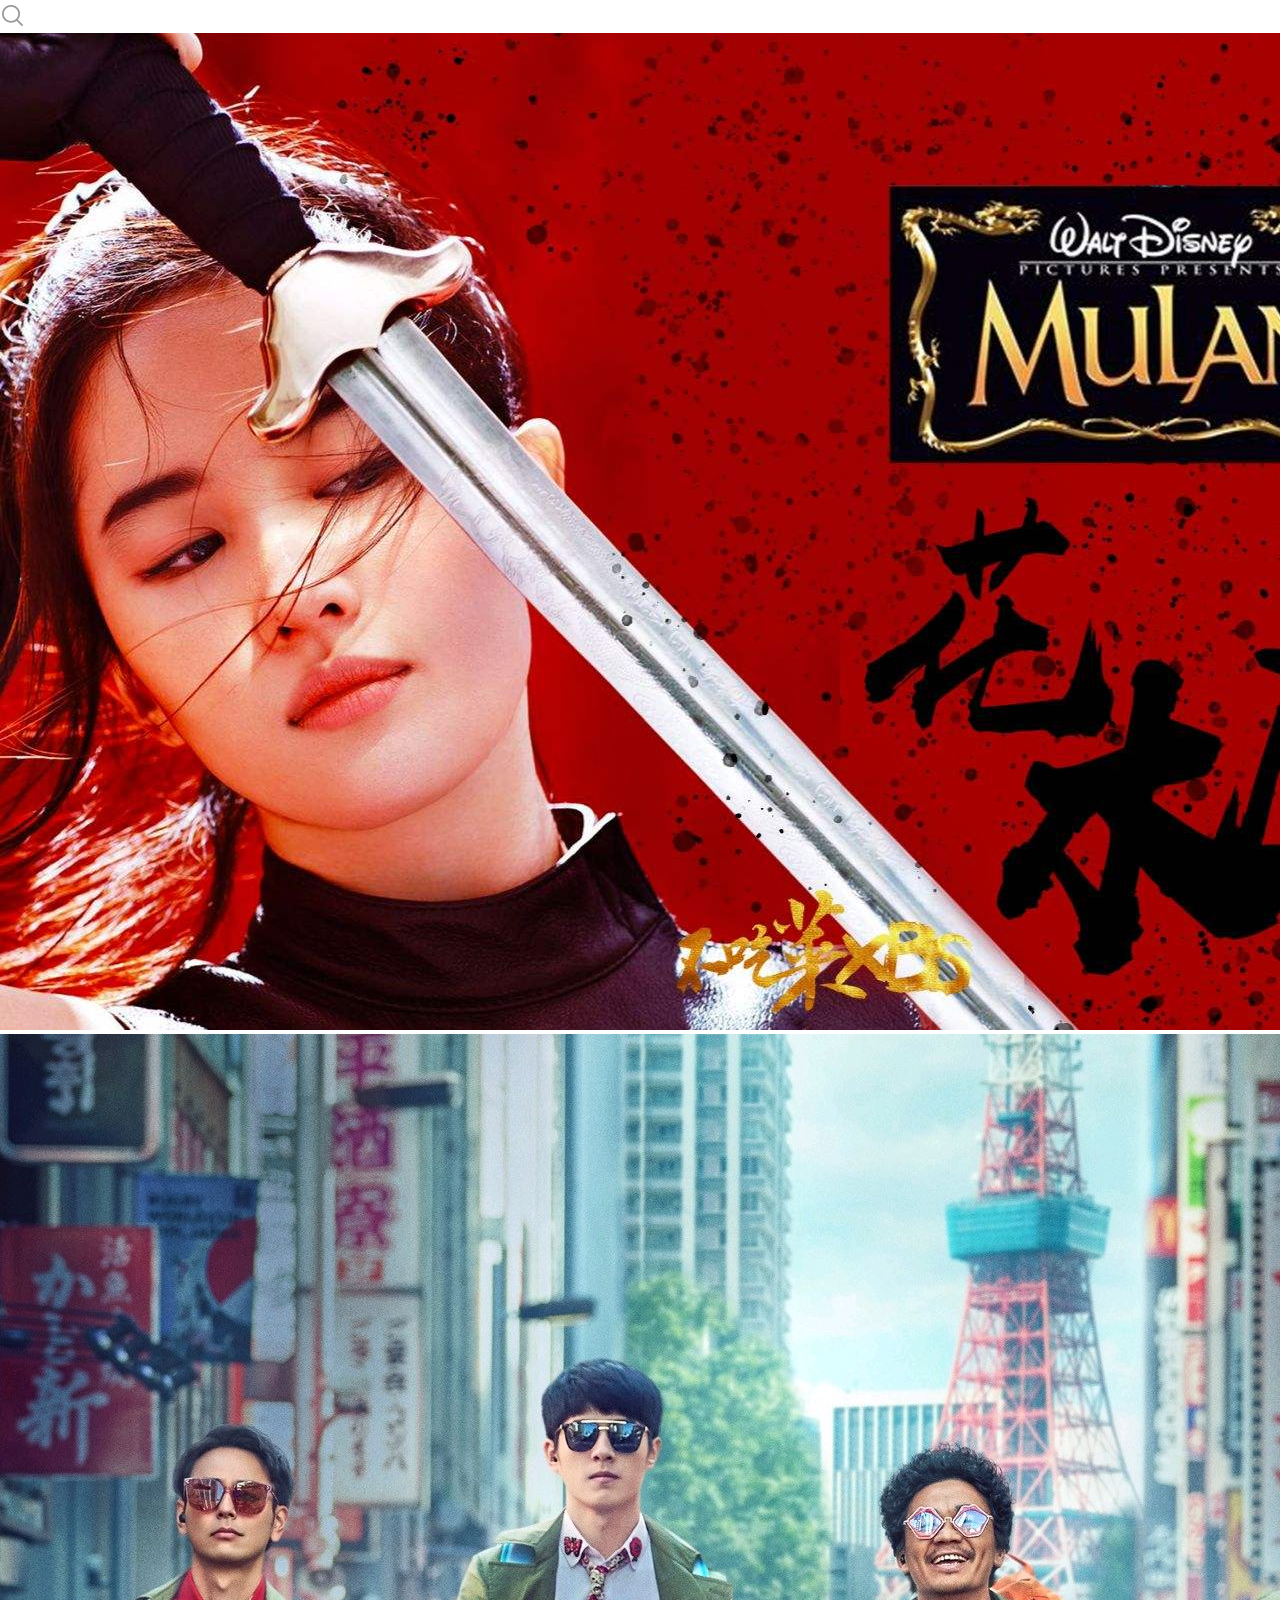
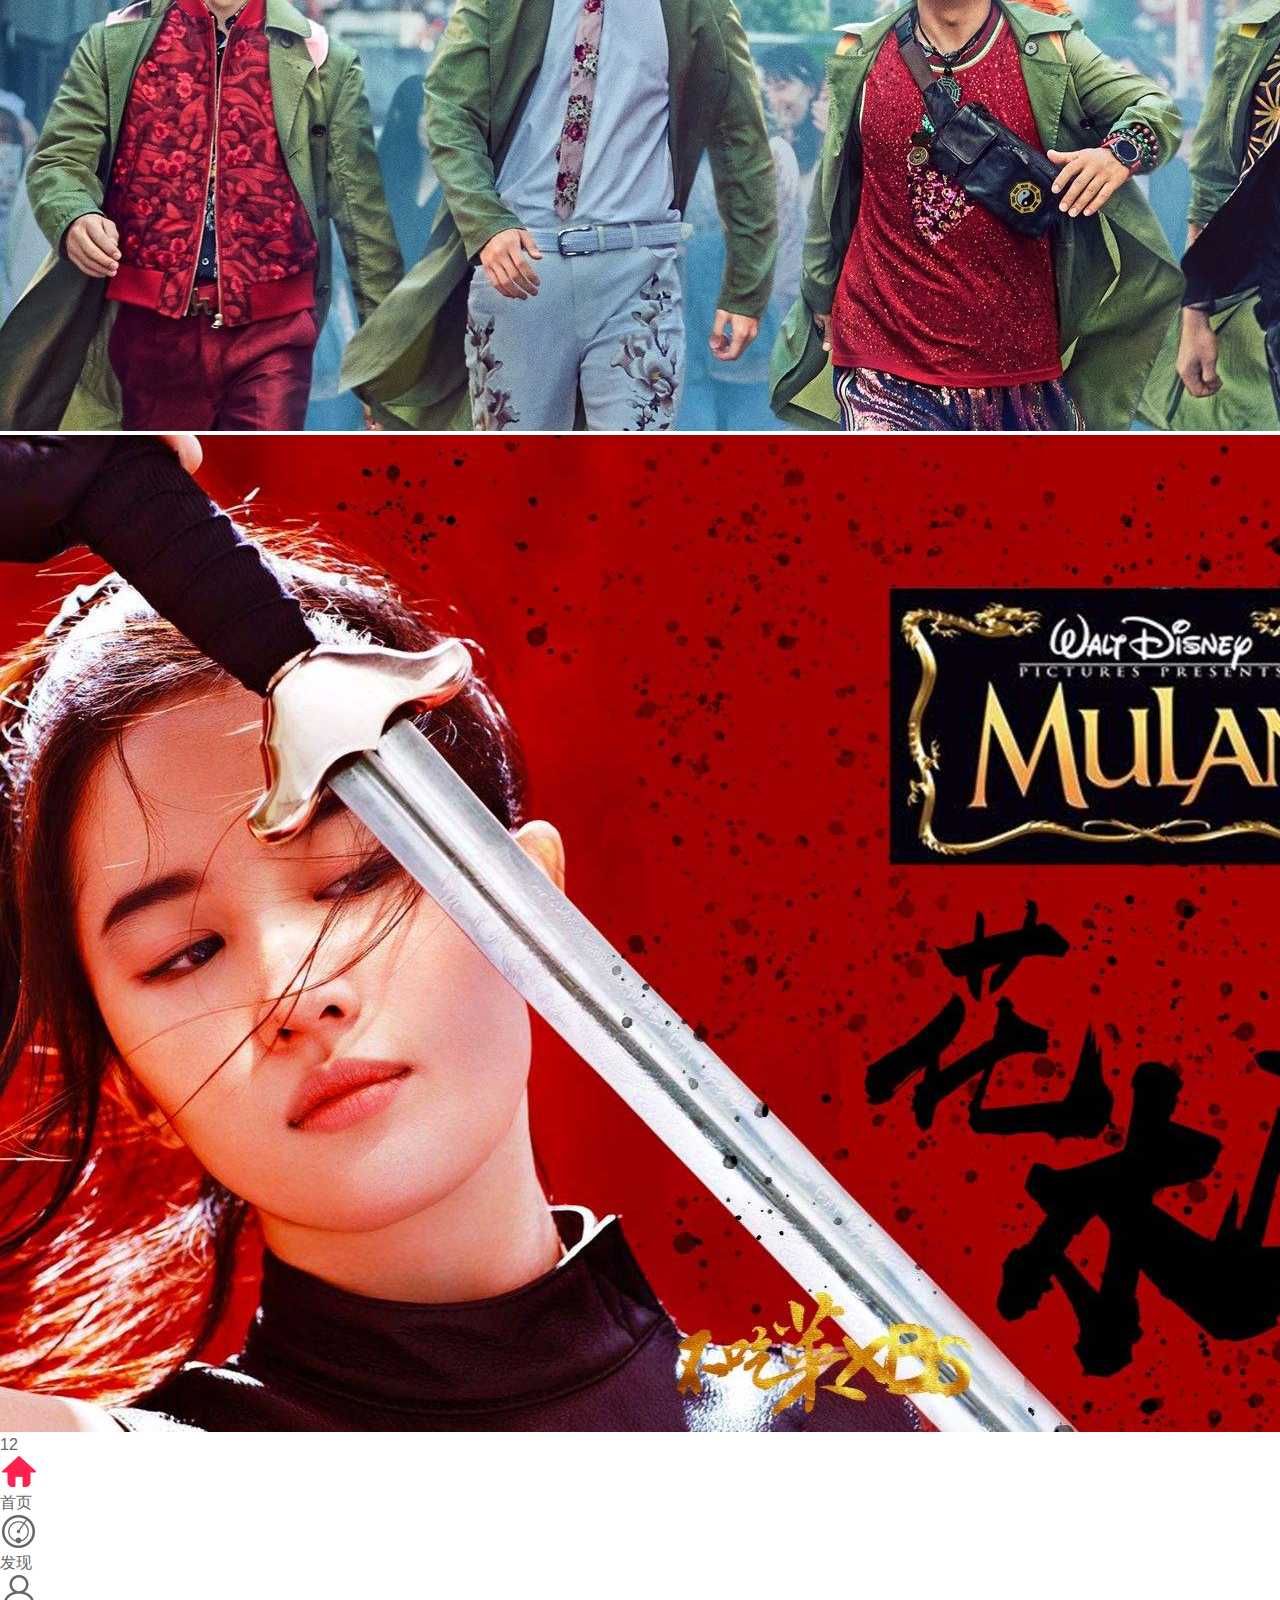
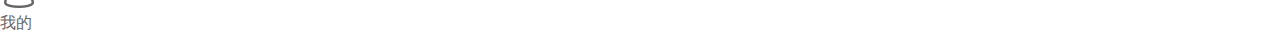
<file: Recommend/src/main/webapp/91movie/index.html>
﻿<!doctype html>
<html>
<head>
<meta charset="utf-8">
<meta name="viewport" content="width=device-width, initial-scale=1.0, maximum-scale=1.0, minimum-scale=1.0, user-scalable=0">
<meta name="renderer" content="webkit"/>
<meta name="force-rendering" content="webkit"/>
<script>/*@cc_on window.location.href="http://support.dmeng.net/upgrade-your-browser.html?referrer="+encodeURIComponent(window.location.href); @*/</script>
<title></title>
<link type="text/css" rel="stylesheet" href="css/style.css" />
<script src="js/jquery-1.8.1.min.js"></script>
<script type="text/javascript" src="js/banner.js"></script>
</head>

<body>
<div class="topssbox1">
<div class="topss">
  <a href="seacher.html">
  <div class="topssbox">
    <img src="images/s.png" />
  </div>
  </a>
</div>
</div>
<div class="banner">
  <div id="fade_focus">
    <div class="loading"></div>
    <ul>
       <li><img src="images/huamulan.png"/></li>
       <li><img src="images/tangrenjie.png"/></li>
    </ul>
  </div>
</div>

<div class="fbox"></div>
<div class="footbox">
  <div class="footer">
    <ul>
      <li class="on" style="width:33%">
        <a href="index.html">
          <img src="images/f1.png" />
          <p>首页</p>
        </a>
      </li>
      <li style="width:33%">
        <a href="find.html">
          <img src="images/f02.png" />
          <p>发现</p>
        </a>
      </li>
      <li style="width:33%">
        <a href="my.html">
          <img src="images/f04.png" />
          <p>我的</p>
        </a>
      </li>
    </ul>
  </div>
</div>
</body>
</html>
</file>
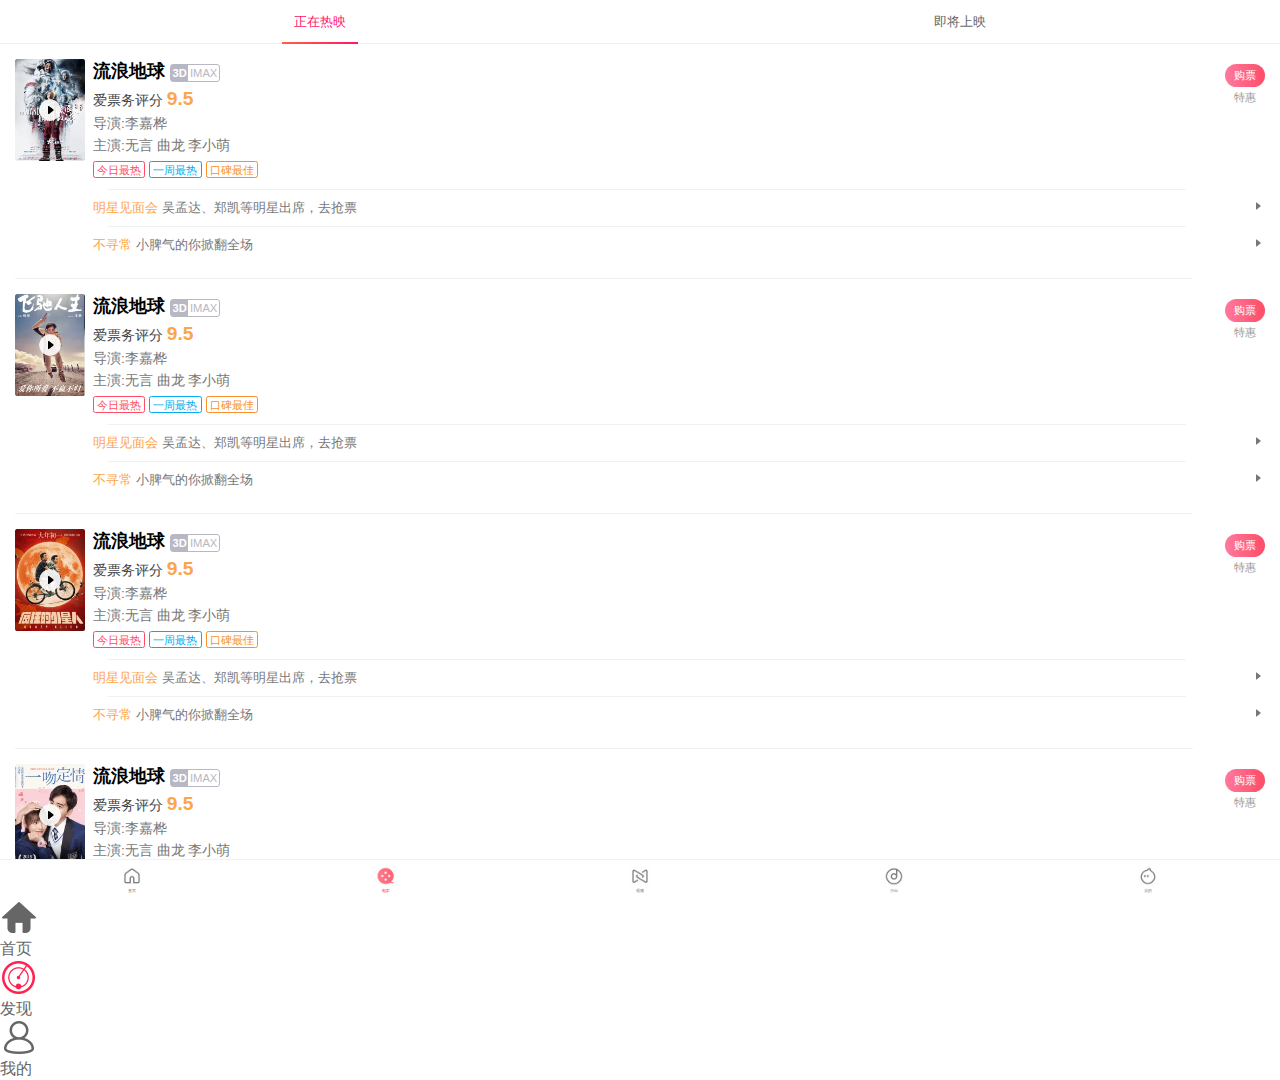
<file: Recommend/src/main/webapp/91movie/find.html>
﻿<!doctype html>
<html>
<head>
<meta charset="utf-8">
<meta name="viewport" content="width=device-width, initial-scale=1.0, maximum-scale=1.0, minimum-scale=1.0, user-scalable=0">
<meta name="renderer" content="webkit"/>
<meta name="force-rendering" content="webkit"/>
<script>/*@cc_on window.location.href="http://support.dmeng.net/upgrade-your-browser.html?referrer="+encodeURIComponent(window.location.href); @*/</script>
<title></title>
<link type="text/css" rel="stylesheet" href="css/style.css" />
<script src="js/jquery-1.8.1.min.js"></script>
<script type="text/javascript" src="js/banner.js"></script>
<script type="text/javascript" src="js/tab.js"></script>
</head>

<body>


    <section class="aui-flexView" data-ydui-tab>
        <header class="aui-navBar aui-navBar-fixed">
            <ul class="tab-nav b-line">
                <li class="tab-nav-item tab-active">
                    <a href="javascript:;">
                        <span>正在热映</span>
                    </a>
                </li>
                <li class="tab-nav-item">
                    <a href="javascript:;">
                        <span>即将上映</span>
                    </a>
                </li>
            </ul>
        </header>
        <section class="aui-scrollView">
            <div class="tab-panel">
                <div class="tab-panel-item tab-active">
                    <a href="" type="" about="" class="aui-flex b-line">
                        <div class="aui-film-img">
                            <img src="images/film-ad-001.jpg" alt="">
                        </div>
                        <div class="aui-flex-box">
                            <h1>流浪地球 <em><i>3D</i>IMAX</em></h1>
                            <h2>爱票务评分 <em>9.5</em></h2>
                            <h3>导演:李嘉桦</h3>
                            <h3>主演:无言 曲龙 李小萌</h3>
                            <span class="b-line">
                                <em>今日最热</em>
                                <em>一周最热</em>
                                <em>口碑最佳</em>
                            </span>
                            <h4 class="b-line"><em>明星见面会</em> 吴孟达、郑凯等明星出席，去抢票</h4>
                            <h4><em>不寻常</em> 小脾气的你掀翻全场</h4>
                        </div>
                        <div class="aui-film-button">
                            <button>购票</button>
                            <p>特惠</p>
                        </div>
                    </a>
                    <a href="" type="" about="" class="aui-flex b-line">
                        <div class="aui-film-img">
                            <img src="images/film-ad-002.jpg" alt="">
                        </div>
                        <div class="aui-flex-box">
                            <h1>流浪地球 <em><i>3D</i>IMAX</em></h1>
                            <h2>爱票务评分 <em>9.5</em></h2>
                            <h3>导演:李嘉桦</h3>
                            <h3>主演:无言 曲龙 李小萌</h3>
                            <span class="b-line">
                                <em>今日最热</em>
                                <em>一周最热</em>
                                <em>口碑最佳</em>
                            </span>
                            <h4 class="b-line"><em>明星见面会</em> 吴孟达、郑凯等明星出席，去抢票</h4>
                            <h4><em>不寻常</em> 小脾气的你掀翻全场</h4>
                        </div>
                        <div class="aui-film-button">
                            <button>购票</button>
                            <p>特惠</p>
                        </div>
                    </a>
                    <a href="" type="" about="" class="aui-flex b-line">
                        <div class="aui-film-img">
                            <img src="images/film-ad-003.jpg" alt="">
                        </div>
                        <div class="aui-flex-box">
                            <h1>流浪地球 <em><i>3D</i>IMAX</em></h1>
                            <h2>爱票务评分 <em>9.5</em></h2>
                            <h3>导演:李嘉桦</h3>
                            <h3>主演:无言 曲龙 李小萌</h3>
                            <span class="b-line">
                                <em>今日最热</em>
                                <em>一周最热</em>
                                <em>口碑最佳</em>
                            </span>
                            <h4 class="b-line"><em>明星见面会</em> 吴孟达、郑凯等明星出席，去抢票</h4>
                            <h4><em>不寻常</em> 小脾气的你掀翻全场</h4>
                        </div>
                        <div class="aui-film-button">
                            <button>购票</button>
                            <p>特惠</p>
                        </div>
                    </a>
                    <a href="" type="" about="" class="aui-flex b-line">
                        <div class="aui-film-img">
                            <img src="images/film-ad-004.jpg" alt="">
                        </div>
                        <div class="aui-flex-box">
                            <h1>流浪地球 <em><i>3D</i>IMAX</em></h1>
                            <h2>爱票务评分 <em>9.5</em></h2>
                            <h3>导演:李嘉桦</h3>
                            <h3>主演:无言 曲龙 李小萌</h3>
                            <span class="b-line">
                                <em>今日最热</em>
                                <em>一周最热</em>
                                <em>口碑最佳</em>
                            </span>
                            <h4 class="b-line"><em>明星见面会</em> 吴孟达、郑凯等明星出席，去抢票</h4>
                            <h4><em>不寻常</em> 小脾气的你掀翻全场</h4>
                        </div>
                        <div class="aui-film-button">
                            <button>购票</button>
                            <p>特惠</p>
                        </div>
                    </a>
                </div>
                <div class="tab-panel-item">
                    <a href="" type="" about="" class="aui-flex b-line">
                        <div class="aui-film-img">
                            <img src="images/film-ad-002.jpg" alt="">
                        </div>
                        <div class="aui-flex-box">
                            <h1>流浪地球 <em><i>3D</i>IMAX</em></h1>
                            <h2>爱票务评分 <em>9.5</em></h2>
                            <h3>导演:李嘉桦</h3>
                            <h3>主演:无言 曲龙 李小萌</h3>
                            <span class="b-line">
                                <em>今日最热</em>
                                <em>一周最热</em>
                                <em>口碑最佳</em>
                            </span>
                            <h4 class="b-line"><em>明星见面会</em> 吴孟达、郑凯等明星出席，去抢票</h4>
                            <h4><em>不寻常</em> 小脾气的你掀翻全场</h4>
                        </div>
                        <div class="aui-film-button">
                            <button>购票</button>
                            <p>特惠</p>
                        </div>
                    </a>
                    <a href="" type="" about="" class="aui-flex b-line">
                        <div class="aui-film-img">
                            <img src="images/film-ad-003.jpg" alt="">
                        </div>
                        <div class="aui-flex-box">
                            <h1>流浪地球 <em><i>3D</i>IMAX</em></h1>
                            <h2>爱票务评分 <em>9.5</em></h2>
                            <h3>导演:李嘉桦</h3>
                            <h3>主演:无言 曲龙 李小萌</h3>
                            <span class="b-line">
                                <em>今日最热</em>
                                <em>一周最热</em>
                                <em>口碑最佳</em>
                            </span>
                            <h4 class="b-line"><em>明星见面会</em> 吴孟达、郑凯等明星出席，去抢票</h4>
                            <h4><em>不寻常</em> 小脾气的你掀翻全场</h4>
                        </div>
                        <div class="aui-film-button">
                            <button>购票</button>
                            <p>特惠</p>
                        </div>
                    </a>
                    <a href="" type="" about="" class="aui-flex b-line">
                        <div class="aui-film-img">
                            <img src="images/film-ad-004.jpg" alt="">
                        </div>
                        <div class="aui-flex-box">
                            <h1>流浪地球 <em><i>3D</i>IMAX</em></h1>
                            <h2>爱票务评分 <em>9.5</em></h2>
                            <h3>导演:李嘉桦</h3>
                            <h3>主演:无言 曲龙 李小萌</h3>
                            <span class="b-line">
                                <em>今日最热</em>
                                <em>一周最热</em>
                                <em>口碑最佳</em>
                            </span>
                            <h4 class="b-line"><em>明星见面会</em> 吴孟达、郑凯等明星出席，去抢票</h4>
                            <h4><em>不寻常</em> 小脾气的你掀翻全场</h4>
                        </div>
                        <div class="aui-film-button">
                            <button>购票</button>
                            <p>特惠</p>
                        </div>
                    </a>
                    <a href="" type="" about="" class="aui-flex b-line">
                        <div class="aui-film-img">
                            <img src="images/film-ad-001.jpg" alt="">
                        </div>
                        <div class="aui-flex-box">
                            <h1>流浪地球 <em><i>3D</i>IMAX</em></h1>
                            <h2>爱票务评分 <em>9.5</em></h2>
                            <h3>导演:李嘉桦</h3>
                            <h3>主演:无言 曲龙 李小萌</h3>
                            <span class="b-line">
                                <em>今日最热</em>
                                <em>一周最热</em>
                                <em>口碑最佳</em>
                            </span>
                            <h4 class="b-line"><em>明星见面会</em> 吴孟达、郑凯等明星出席，去抢票</h4>
                            <h4><em>不寻常</em> 小脾气的你掀翻全场</h4>
                        </div>
                        <div class="aui-film-button">
                            <button>购票</button>
                            <p>特惠</p>
                        </div>
                    </a>
                </div>
            </div>
            <div style="height:55px;"></div>
        </section>
        <footer class="aui-footer aui-footer-fixed">
            <a href="javascript:;" class="aui-tabBar-item ">
                <span class="aui-tabBar-item-icon">
                    <i class="icon icon-loan"></i>
                </span>
                <span class="aui-tabBar-item-text">首页</span>
            </a>
            <a href="javascript:;" class="aui-tabBar-item aui-tabBar-item-active">
                <span class="aui-tabBar-item-icon">
                    <i class="icon icon-credit"></i>
                </span>
                <span class="aui-tabBar-item-text">电影</span>
            </a>
            <a href="javascript:;" class="aui-tabBar-item ">
                <span class="aui-tabBar-item-icon">
                    <i class="icon icon-ions"></i>
                </span>
                <span class="aui-tabBar-item-text">视频</span>
            </a>
            <a href="javascript:;" class="aui-tabBar-item ">
                <span class="aui-tabBar-item-icon">
                    <i class="icon icon-tack"></i>
                </span>
                <span class="aui-tabBar-item-text">演出</span>
            </a>
            <a href="javascript:;" class="aui-tabBar-item ">
                <span class="aui-tabBar-item-icon">
                    <i class="icon icon-mine"></i>
                </span>
                <span class="aui-tabBar-item-text">我的</span>
            </a>
        </footer>
    </section>

<div class="fbox"></div>
<div class="footbox">
  <div class="footer">
    <ul>
      <li style="width:33%">
        <a href="index.html">
          <img src="images/f01.png" />
          <p>首页</p>
        </a>
      </li>
      <li  class="on" style="width:33%">
        <a href="find.html">
          <img src="images/f2.png" />
          <p>发现</p>
        </a>
      </li>
      <li style="width:33%">
        <a href="my.html">
          <img src="images/f04.png" />
          <p>我的</p>
        </a>
      </li>
    </ul>
  </div>
</div>
</body>
</html>
</file>
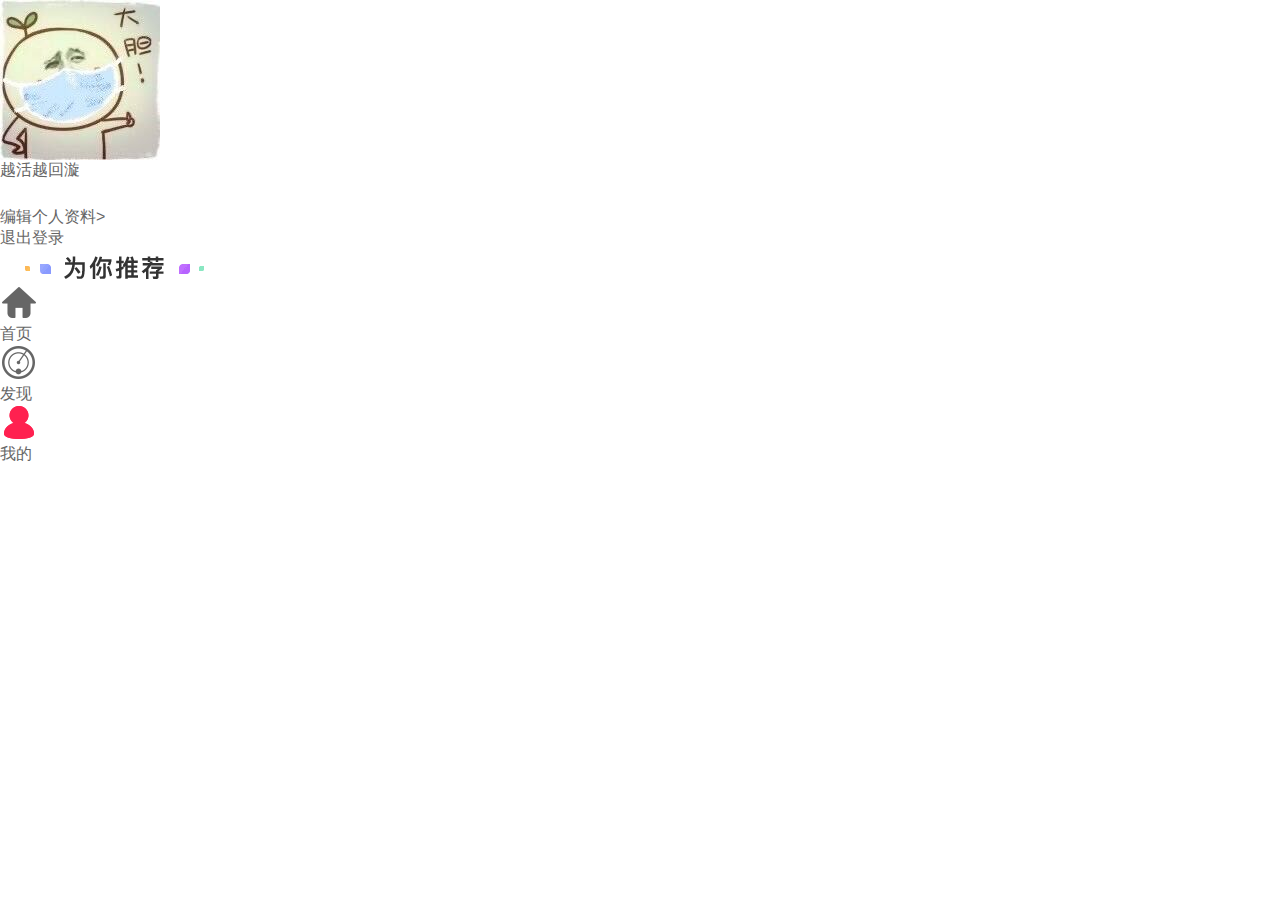
<file: Recommend/src/main/webapp/91movie/my.html>
<!DOCTYPE html PUBLIC "-//W3C//DTD XHTML 1.0 Transitional//EN" "http://www.w3.org/TR/xhtml1/DTD/xhtml1-transitional.dtd">
<html xmlns="http://www.w3.org/1999/xhtml">
<head>
<meta http-equiv="Content-Type" content="text/html; charset=utf-8" />
<meta name="viewport" content="width=device-width, initial-scale=1.0, maximum-scale=1.0, minimum-scale=1.0, user-scalable=0">
<meta name="renderer" content="webkit"/>
<meta name="force-rendering" content="webkit"/>
<script>/*@cc_on window.location.href="http://support.dmeng.net/upgrade-your-browser.html?referrer="+encodeURIComponent(window.location.href); @*/</script>
<title></title>
<link type="text/css" rel="stylesheet" href="css/style.css" />
</head>

<body>
<div class="m0myheader">
  <div class="conbox">
    <div class="conboxL">
      <img src="images/tx.jpg" class="tt"/>
      <div class="btR">
        <p class="p1">越活越回漩</p>
        <div class="v1">
          <img src="images/mmm.png" />
          <p>编辑个人资料></p>
        </div>
      </div>
    </div>
    <div class="conboxR">
       <a href="shezhi.html">退出登录</a>
    </div>
    <div class="clear"></div>
  </div>
  <div class="conbox2">
    <ul>
    </ul>
  </div>
</div>
<div class="clear"></div>
<div class="kbox"></div><div class="kbox"></div>
<div class="clear"></div>


<div class="kbox"></div><div class="kbox"></div>
<div class="clear"></div>
<div class="mypart4">
  <img src="images/my15.png" />
</div>
<div class="likebox my">
  <ul>
   
  </ul>
</div>
<div class="clear"></div>
<div class="fbox"></div>
<div class="footbox">
  <div class="footer">
    <ul>
      <li style="width:33%">
        <a href="index.html">
          <img src="images/f01.png" />
          <p>首页</p>
        </a>
      </li>
      <li style="width:33%">
        <a href="find.html">
          <img src="images/f02.png" />
          <p>发现</p>
        </a>
      <li style="width:33%">
      <li class="on">
        <a href="my.html">
          <img src="images/f4.png" />
          <p>我的</p>
        </a>
      </li>
    </ul>
  </div>
</div>
</body>
</html>
</file>
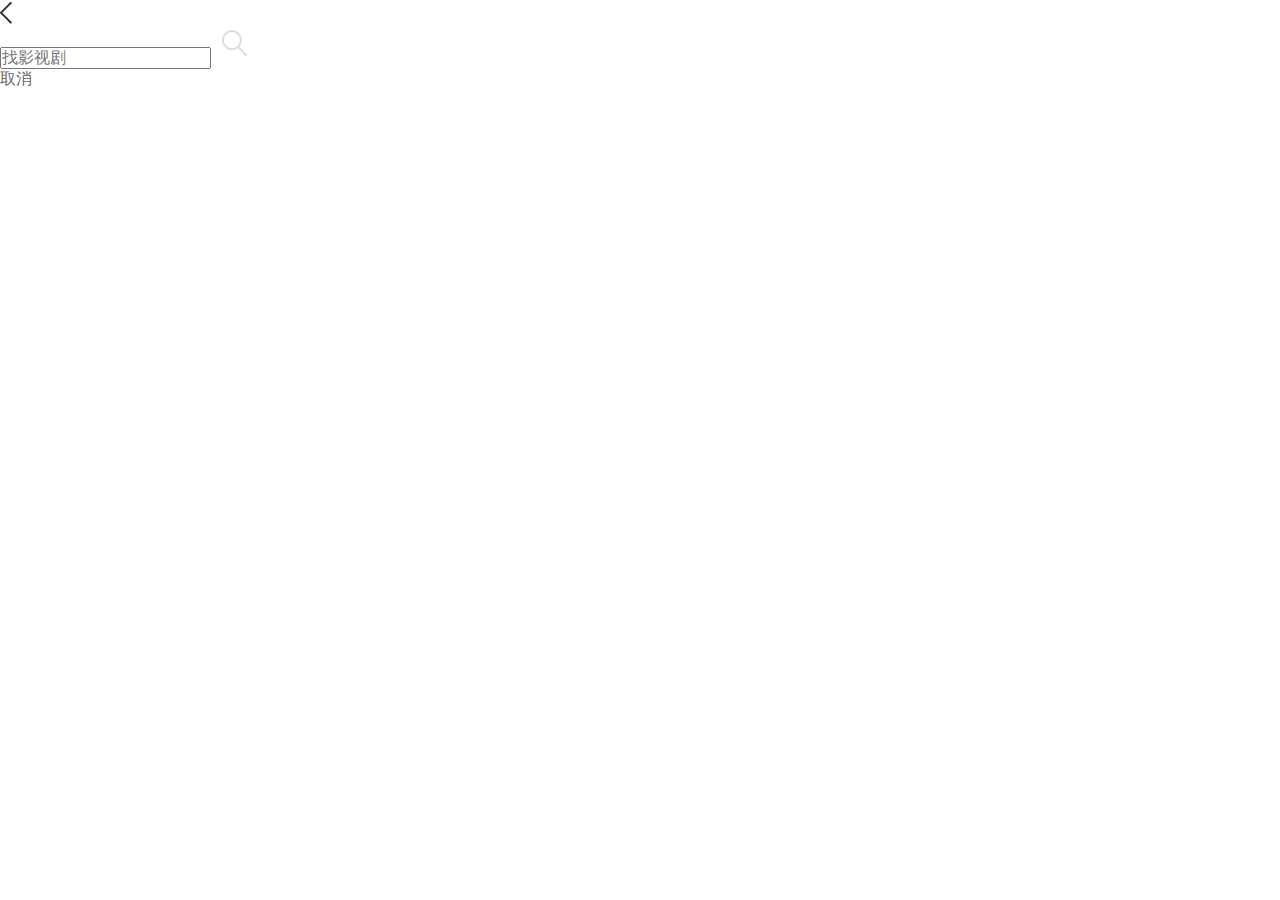
<file: Recommend/src/main/webapp/91movie/seacher.html>
<!DOCTYPE html PUBLIC "-//W3C//DTD XHTML 1.0 Transitional//EN" "http://www.w3.org/TR/xhtml1/DTD/xhtml1-transitional.dtd">
<html xmlns="http://www.w3.org/1999/xhtml">
<head>
<meta http-equiv="Content-Type" content="text/html; charset=utf-8" />
<meta name="viewport" content="width=device-width, initial-scale=1.0, maximum-scale=1.0, minimum-scale=1.0, user-scalable=0">
<meta name="renderer" content="webkit"/>
<meta name="force-rendering" content="webkit"/>
<script>/*@cc_on window.location.href="http://support.dmeng.net/upgrade-your-browser.html?referrer="+encodeURIComponent(window.location.href); @*/</script>
<title></title>
<link type="text/css" rel="stylesheet" href="css/style.css" />
</head>

<body style="background:#fff">
<div class="headerbox">
  <div class="header">
    <div class="headerL">
      <a href="index.html" class="goback"><img src="images/goback.png" /></a>
    </div>
    <div class="headerC0">
      <div class="ssdiv">
        <input name="" type="text" placeholder="找影视剧"/>
        <a href="#.html"><img src="images/ss.png" /></a>
      </div>
    </div>
    <div class="headerR">
      <a href="index.html">取消</a>
    </div>
  </div>
</div>


</body>
</html>
</file>
<file: Recommend/src/main/webapp/91movie/css/style.css>
/*
更多精品代码请访问 http://www.bootstrapmb.com/
*/

html,body {
    color: #333;
    margin: 0;
    height: 100%;
    font-family: "Myriad Set Pro","Helvetica Neue",Helvetica,Arial,Verdana,sans-serif;
    -webkit-font-smoothing: antialiased;
    -moz-osx-font-smoothing: grayscale;
    font-weight: normal;
}

* {
    -webkit-box-sizing: border-box;
    -moz-box-sizing: border-box;
    box-sizing: border-box;
}

a {
    text-decoration: none;
    color: #000;
}

a, label, button, input, select {
    -webkit-tap-highlight-color: rgba(0, 0, 0, 0);
}

img {
    border: 0;
}

body {
    background: #fff;
    color: #666;
}

html, body, div, dl, dt, dd, ol, ul, li, h1, h2, h3, h4, h5, h6, p, blockquote, pre, button, fieldset, form, input, legend, textarea, th, td {
    margin: 0;
    padding: 0;
}

a {
    text-decoration: none;
    color: #08acee;
}

button {
    outline: 0;
}

img {
    border: 0;
}

button,input,optgroup,select,textarea {
    margin: 0;
    font: inherit;
    color: inherit;
    outline: none;
}

li {
    list-style: none;
}

a {
    color: #666;
}

.clearfix::after {
    clear: both;
    content: ".";
    display: block;
    height: 0;
    visibility: hidden;
}

.clearfix {
}

.divHeight {
    width: 100%;
    height: 10px;
    background: #f5f5f5;
    position: relative;
    overflow: hidden;
}

.r-line {
    position: relative;
}

.r-line:after {
    content: '';
    position: absolute;
    z-index: 0;
    top: 0;
    right: 0;
    height: 100%;
    border-right: 1px solid #D9D9D9;
    -webkit-transform: scaleX(0.5);
    transform: scaleX(0.5);
    -webkit-transform-origin: 100% 0;
    transform-origin: 100% 0;
}

.b-line {
    position: relative;
}

.b-line:after {
    content: '';
    position: absolute;
    z-index: 2;
    bottom: 0;
    left: 0;
    width: 100%;
    height: 1px;
    border-bottom: 1px solid #e2e2e2;
    -webkit-transform: scaleY(0.5);
    transform: scaleY(0.5);
    -webkit-transform-origin: 0 100%;
    transform-origin: 0 100%;
}

.aui-flex {
    display: -webkit-box;
    display: -webkit-flex;
    display: flex;
    -webkit-box-align: center;
    -webkit-align-items: center;
    align-items: center;
    padding: 15px;
    position: relative;
}

.aui-flex-box {
    -webkit-box-flex: 1;
    -webkit-flex: 1;
    flex: 1;
    min-width: 0;
    font-size: 14px;
    color: #333;
}

/* 必要布局样式css */
.aui-flexView {
    width: 100%;
    height: 100%;
    margin: 0 auto;
    display: -webkit-box;
    display: -webkit-flex;
    display: -ms-flexbox;
    display: flex;
    -webkit-box-orient: vertical;
    -webkit-box-direction: normal;
    -webkit-flex-direction: column;
    -ms-flex-direction: column;
    flex-direction: column;
}

.aui-scrollView {
    width: 100%;
    height: 100%;
    -webkit-box-flex: 1;
    -webkit-flex: 1;
    -ms-flex: 1;
    flex: 1;
    overflow-y: auto;
    overflow-x: hidden;
    -webkit-overflow-scrolling: touch;
    position: relative;
}

.aui-navBar {
    height: 44px;
    position: relative;
    display: -webkit-box;
    display: -webkit-flex;
    display: -ms-flexbox;
    display: flex;
    z-index: 1002;
    background: #f6f6f6;
}

.aui-navBar-item {
    height: 44px;
    min-width: 25%;
    -webkit-box-flex: 0;
    -webkit-flex: 0 0 25%;
    -ms-flex: 0 0 25%;
    flex: 0 0 25%;
    padding: 0 0.9rem;
    display: -webkit-box;
    display: -webkit-flex;
    display: -ms-flexbox;
    display: flex;
    -webkit-box-align: center;
    -webkit-align-items: center;
    -ms-flex-align: center;
    align-items: center;
    font-size: 0.7rem;
    white-space: nowrap;
    overflow: hidden;
    color: #808080;
    position: relative;
}

.aui-navBar-item:first-child {
    -webkit-box-ordinal-group: 2;
    -webkit-order: 1;
    -ms-flex-order: 1;
    order: 1;
    margin-right: -25%;
    font-size: 0.9rem;
    font-weight: bold;
}

.aui-navBar-item:last-child {
    -webkit-box-ordinal-group: 4;
    -webkit-order: 3;
    -ms-flex-order: 3;
    order: 3;
    -webkit-box-pack: end;
    -webkit-justify-content: flex-end;
    -ms-flex-pack: end;
    justify-content: flex-end;
}

.aui-center {
    -webkit-box-ordinal-group: 3;
    -webkit-order: 2;
    -ms-flex-order: 2;
    order: 2;
    display: -webkit-box;
    display: -webkit-flex;
    display: -ms-flexbox;
    display: flex;
    -webkit-box-pack: center;
    -webkit-justify-content: center;
    -ms-flex-pack: center;
    justify-content: center;
    -webkit-box-align: center;
    -webkit-align-items: center;
    -ms-flex-align: center;
    align-items: center;
    height: 44px;
    width: 50%;
    margin-left: 25%;
}

.aui-center-title {
    text-align: center;
    width: 100%;
    white-space: nowrap;
    overflow: hidden;
    display: block;
    text-overflow: ellipsis;
    font-size: 0.95rem;
    color: #333;
}

.icon {
    width: 20px;
    height: 20px;
    display: block;
    border: none;
    float: left;
    background-size: 20px;
    background-repeat: no-repeat;
}

.icon-return {
    background-image: url("[data-uri]");
}

.m-slider {
    overflow-x: hidden;
    width: 100%;
    position: relative;
}

.slider-wrapper {
    display: -webkit-box;
    display: -webkit-flex;
    display: -ms-flexbox;
    display: flex;
    width: 100%;
    height: 100%;
    -webkit-transform: translate3d(0px, 0px, 0px);
    transform: translate3d(0px, 0px, 0px);
    position: relative;
    z-index: 1;
    -webkit-transition-property: -webkit-transform;
    transition-property: -webkit-transform;
    transition-property: transform;
    transition-property: transform, -webkit-transform;
}

.slider-item {
    width: 100%;
    height: 100%;
    -webkit-flex-shrink: 0;
    -ms-flex-negative: 0;
    flex-shrink: 0;
    background: #f6f6f6;
}

.slider-item img {
    width: 100%;
    height: auto;
    display: block;
    border: none;
}

.slider-pagination {
    text-align: right;
    position: absolute;
    width: 100%;
    z-index: 2;
    right: 0;
    bottom: 10px;
    pointer-events: none;
    display: -webkit-box;
    display: -webkit-flex;
    display: -ms-flexbox;
    display: flex;
    -webkit-box-align: end;
    -webkit-align-items: flex-end;
    -ms-flex-align: end;
    align-items: flex-end;
    -webkit-box-pack: center;
    -webkit-justify-content: center;
    -ms-flex-pack: center;
    justify-content: center;
}

.slider-pagination > .slider-pagination-item {
    margin: 0 .25rem;
    width: 8px;
    height: 8px;
    display: inline-block;
    border-radius: 100%;
    background-color: rgba(255,255,255,0.4);
}

.slider-pagination > .slider-pagination-item.slider-pagination-item-active {
    background-color: #fff;
    border-radius: 100%;
}

.aui-palace {
    padding: 0.5rem 0;
    position: relative;
    overflow: hidden;
}

.aui-palace-grid {
    position: relative;
    float: left;
    padding: 1px;
    width: 20%;
    box-sizing: border-box;
    margin: 5px 0;
}

.aui-palace-grid-icon {
    width: 30px;
    height: 30px;
    margin: 0 auto;
}

.aui-palace-grid-icon img {
    display: block;
    width: 100%;
    height: 100%;
    border: none;
}

.aui-palace-grid-text {
    display: block;
    text-align: center;
    color: #333;
    font-size: 0.85rem;
    white-space: nowrap;
    text-overflow: ellipsis;
    overflow: hidden;
    padding-top: 0.2rem;
}

.aui-palace-grid-text h2 {
    font-size: 0.8rem;
    font-weight: normal;
    color: #666666;
}

.tab-nav {
    height: 44px;
    line-height: 44px;
    display: block;
    position: relative;
    background: #fff;
    z-index: 1;
    width: 100%;
    margin: 0 auto;
}

.tab-nav-item {
    height: 44px;
    line-height: 44px;
    position: relative;
    text-align: center;
    color: #585858;
    font-size: 0.9rem;
    display: block;
    float: left;
    width: 50%;
}

.tab-nav-item.tab-active {
    /* background-color: #51bd03; */
}

.tab-nav-item.tab-active a {
    color: #ff1767;
    font-size: 0.8rem;
}

.tab-nav-item a {
    display: inherit;
    font-size: 0.8rem;
    color: #666;
}

.tab-panel {
    position: relative;
    overflow: hidden;
}

.tab-panel .tab-panel-item {
    width: 100%;
    position: absolute;
    top: 0;
    -webkit-transform: translateX(-100%);
    transform: translateX(-100%);
}

.tab-panel .tab-panel-item.tab-active ~ .tab-panel-item {
    -webkit-transform: translateX(100%);
    transform: translateX(100%);
}

.tab-panel .tab-panel-item.tab-active {
    position: relative;
    -webkit-transition: -webkit-transform .15s;
    transition: -webkit-transform .15s;
    transition: transform .15s;
    transition: transform .15s, -webkit-transform .15s;
    -webkit-transform: translateX(0);
    transform: translateX(0);
}

.tab-nav-item.tab-active:before {
    content: '';
    width: 12%;
    height: 2px;
    position: absolute;
    left: 50%;
    bottom: 0;
    margin-left: -6%;
    z-index: 4;
    background-image: -webkit-gradient(linear,left top,right top,from(#ff6143),to(#ff1767));
    background-image: -webkit-linear-gradient(left,#ff6143,#ff1767);
    background-image: -moz-linear-gradient(left,#ff6143,#ff1767);
    background-image: linear-gradient(to right,#ff6143,#ff1767);
    background-color: #ff6143;
}

.tab-panel-item .aui-flex {
    -webkit-box-align: inherit;
    -webkit-align-items: inherit;
    align-items: inherit;
}

.aui-film-img {
    width: 70px;
    margin-right: 0.5rem;
}

.aui-film-img img {
    width: 100%;
    height: auto;
    display: block;
    border: none;
}

.aui-flex-box h1 {
    color: #000000;
    font-size: 1.1rem;
    margin-bottom: 0.3rem;
}

.aui-flex-box h1 em {
    color: #b8b8c4;
    border: 1px solid #b8b8c4;
    border-radius: 3px;
    font-size: 0.7rem;
    font-style: normal;
    font-weight: normal;
    padding: 0.15rem 0.1rem 0.15rem 0;
}

.aui-flex-box h1 em i {
    background: #b8b8c4;
    color: #fff;
    padding: 0.15rem 0.1rem;
    font-weight: bold;
    margin-right: 0.1rem;
    font-style: normal;
}

.aui-flex-box h2 {
    color: #424242;
    font-weight: normal;
    font-size: 0.85rem;
    margin-bottom: 0.3rem;
}

.aui-flex-box h2 em {
    font-size: 1.2rem;
    color: #fda54c;
    font-weight: bold;
    font-style: normal;
}

.aui-flex-box h3 {
    color: #777777;
    font-size: 0.85rem;
    font-weight: normal;
    margin-bottom: 0.3rem;
}

.aui-flex-box span {
    overflow: hidden;
    display: block;
    padding-bottom: 0.8rem;
    margin-top: 0.3rem;
}

.aui-flex-box span em {
    border: 1px solid #ff4d65;
    color: #ff4d65;
    font-size: 0.7rem;
    border-radius: 0.15rem;
    font-style: normal;
    padding: 0.1rem 0.2rem;
}

.aui-flex-box span em:nth-child(2) {
    border-color: #08acee;
    color: #08acee;
}

.aui-flex-box span em:nth-child(3) {
    border-color: #f7912e;
    color: #f7912e;
}

.aui-flex-box h4 {
    color: #777777;
    font-size: 0.8rem;
    font-weight: normal;
    padding: 10px 8px 10px 0;
    width: auto;
    overflow: hidden;
    text-overflow: ellipsis;
    white-space: nowrap;
    word-wrap: normal;
    word-wrap: break-word;
    word-break: break-all;
    position: relative;
}

.aui-flex-box h4 em {
    font-size: 0.8rem;
    color: #fda54c;
    font-style: normal;
}

.aui-flex-box h4:before {
    content: '';
    width: 0;
    height: 0;
    border-width: 4px 0px 4px 5px;
    border-style: solid;
    border-color: transparent transparent transparent #777777;
    position: absolute;
    top: 32%;
    right: 4px;
    border-radius: 1px;
    left: inherit;
    z-index: 99;
}

.aui-film-button {
    position: absolute;
    right: 15px;
    top: 20px;
}

.tab-panel-item .b-line:after {
    width: 92%;
    left: 15px;
}

.aui-film-button button {
    border-radius: 40px;
    display: block;
    border: none;
    background: -webkit-linear-gradient(left, #ff799e , #fe4d67);
    /* Safari 5.1 - 6.0 */
    background: -o-linear-gradient(right, #ff799e , #fe4d67);
    /* Opera 11.1 - 12.0 */
    background: -moz-linear-gradient(right, #ff799e , #fe4d67);
    /* Firefox 3.6 - 15 */
    background: linear-gradient(to right, #ff799e , #fe4d67);
    /* 标准的语法 */
    color: #fff;
    font-size: 0.7rem;
    padding: 0.25rem 0.55rem;
}

.aui-film-button p {
    text-align: center;
    font-size: 0.7rem;
    color: #999;
    margin-top: 0.2rem;
}

.aui-footer {
    width: 100%;
    position: relative;
    z-index: 100;
    display: -webkit-box;
    display: -webkit-flex;
    display: -ms-flexbox;
    display: flex;
    -webkit-box-align: center;
    -webkit-align-items: center;
    -ms-flex-align: center;
    align-items: center;
    padding: 7px 5px 7px 5px;
    background: #fff;
}

.aui-footer:after {
    content: '';
    position: absolute;
    z-index: 0;
    top: -1px;
    left: 0;
    width: 100%;
    height: 1px;
    border-top: 1px solid #e4e4e4;
    -webkit-transform: scaleY(0.5);
    transform: scaleY(0.5);
    -webkit-transform-origin: 0 100%;
    transform-origin: 0 100%;
}

.aui-tabBar-item {
    -webkit-box-flex: 1;
    -webkit-flex: 1;
    -ms-flex: 1;
    flex: 1;
    display: -webkit-box;
    display: -webkit-flex;
    display: -ms-flexbox;
    display: flex;
    -webkit-box-orient: vertical;
    -webkit-box-direction: normal;
    -webkit-flex-direction: column;
    -ms-flex-direction: column;
    flex-direction: column;
    -webkit-box-pack: center;
    -webkit-justify-content: center;
    -ms-flex-pack: center;
    justify-content: center;
    -webkit-box-align: center;
    -webkit-align-items: center;
    -ms-flex-align: center;
    align-items: center;
    color: #979797;
}

.aui-tabBar-item-text {
    display: inline-block;
    font-size: 0.25rem;
    color: #818085;
    padding-top: 2px;
}

.aui-tabBar-item-active .aui-tabBar-item-text {
    color: #fa1857;
}

.icon-loan {
    background-image: url('[data-uri]');
}

.icon-credit {
    background-image: url('[data-uri]');
}

.icon-ions {
    background-image: url('[data-uri]');
}

.icon-tack {
    background-image: url('[data-uri]');
}

.icon-mine {
    background-image: url('[data-uri]');
}

.aui-footer-fixed {
    position: fixed;
    bottom: 0;
    left: 0;
    z-index: 49;
}
</file>
